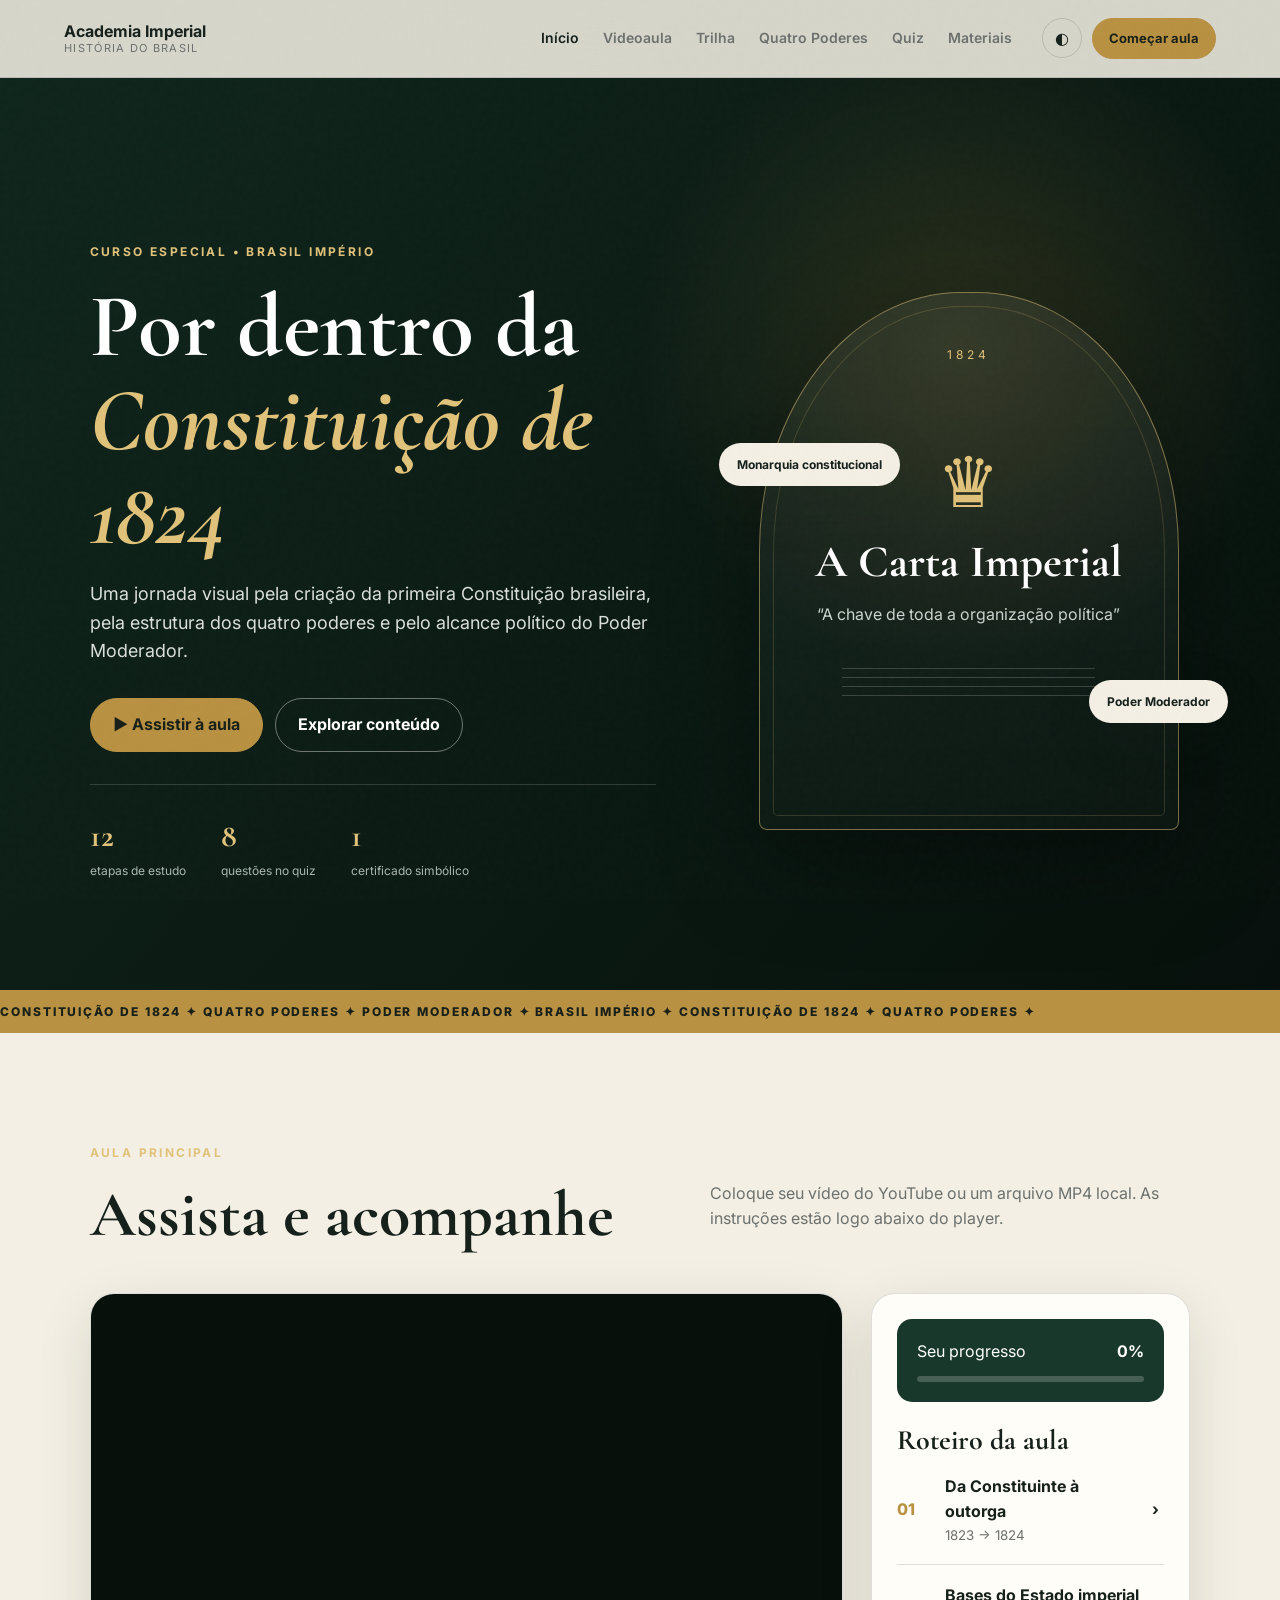
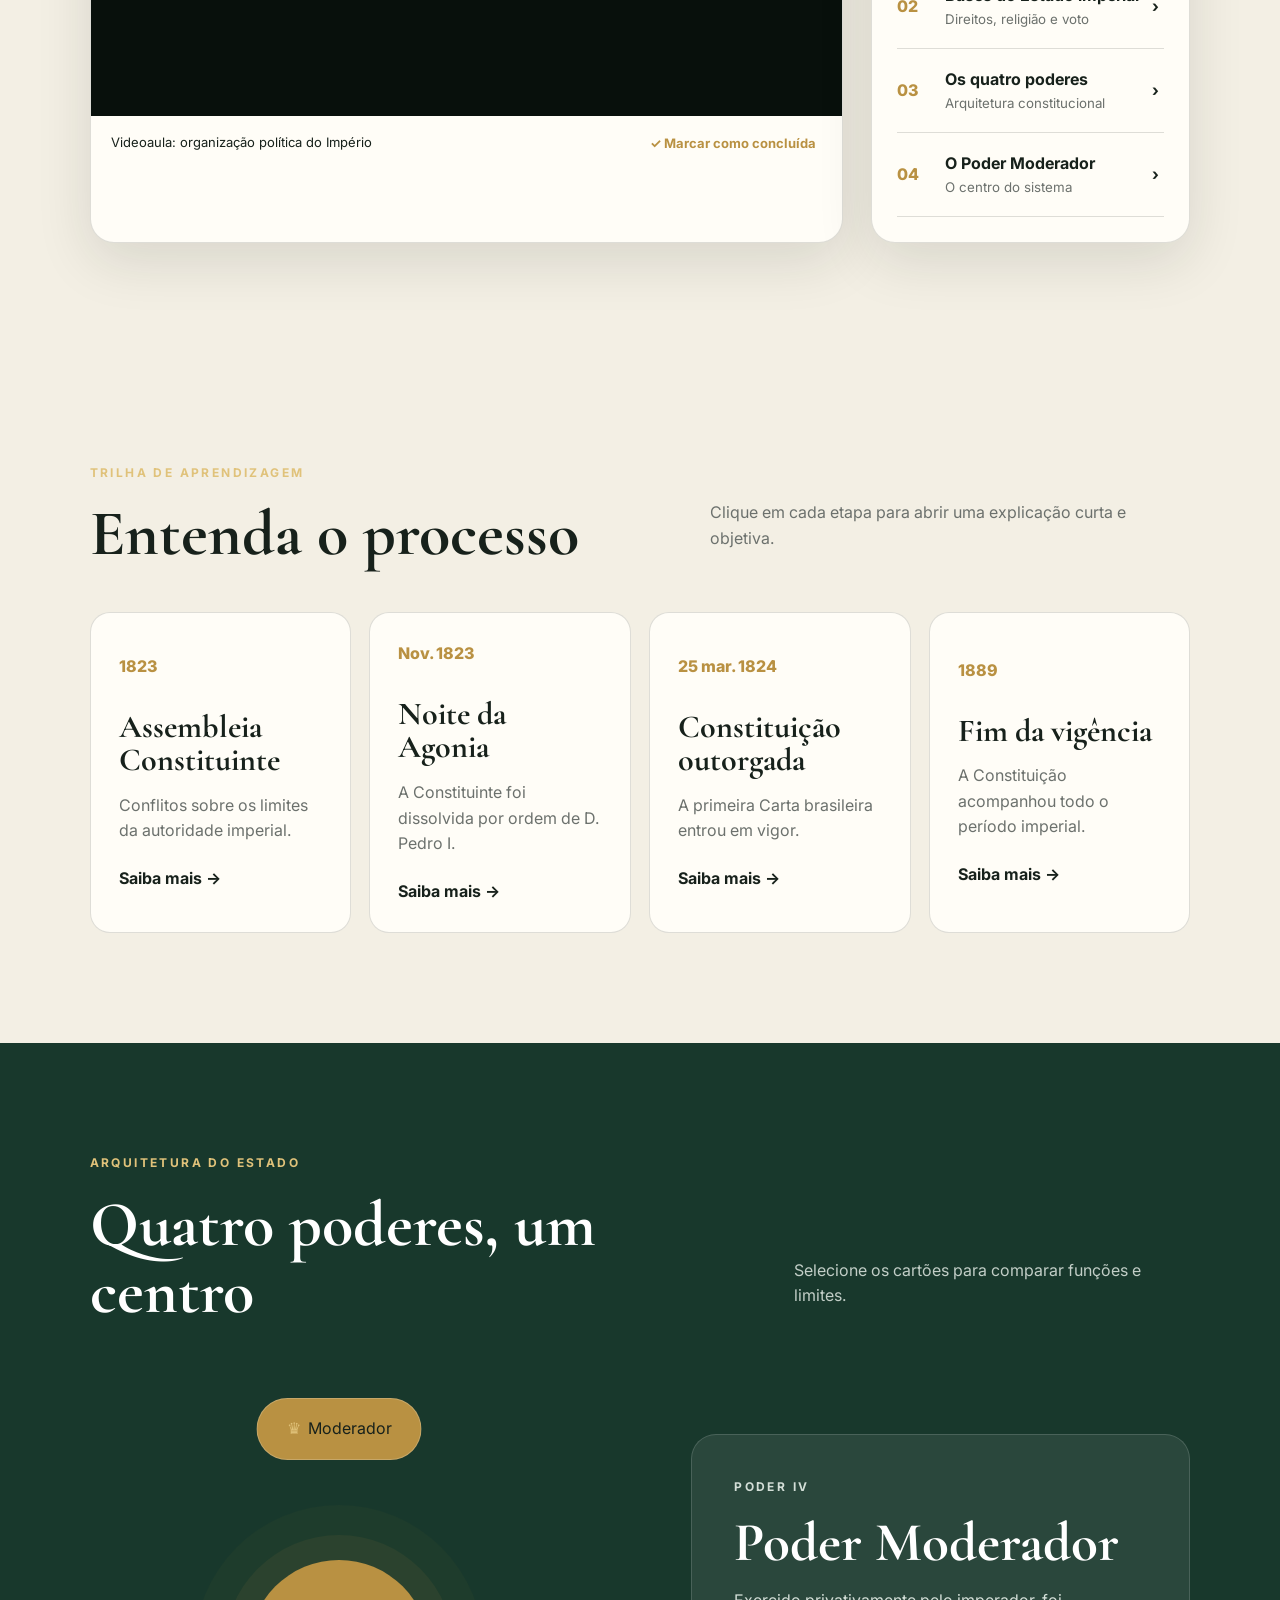
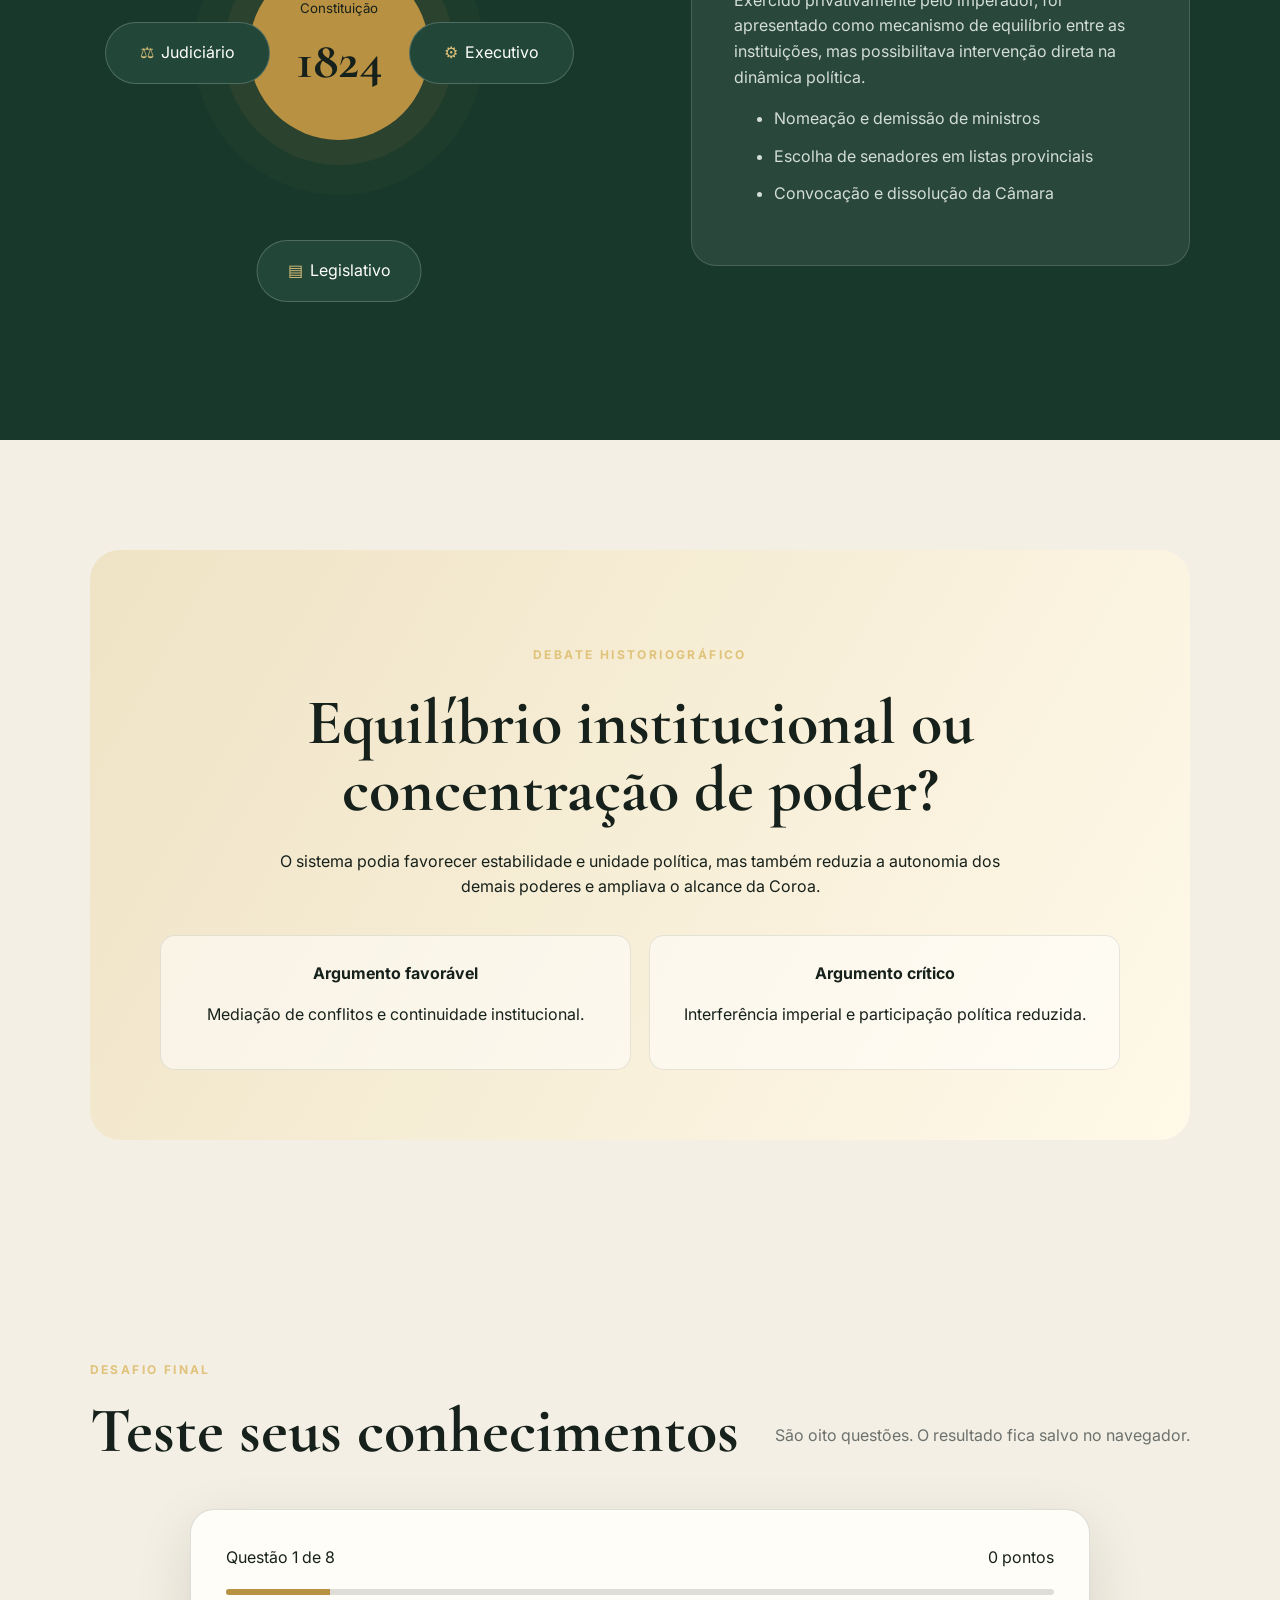
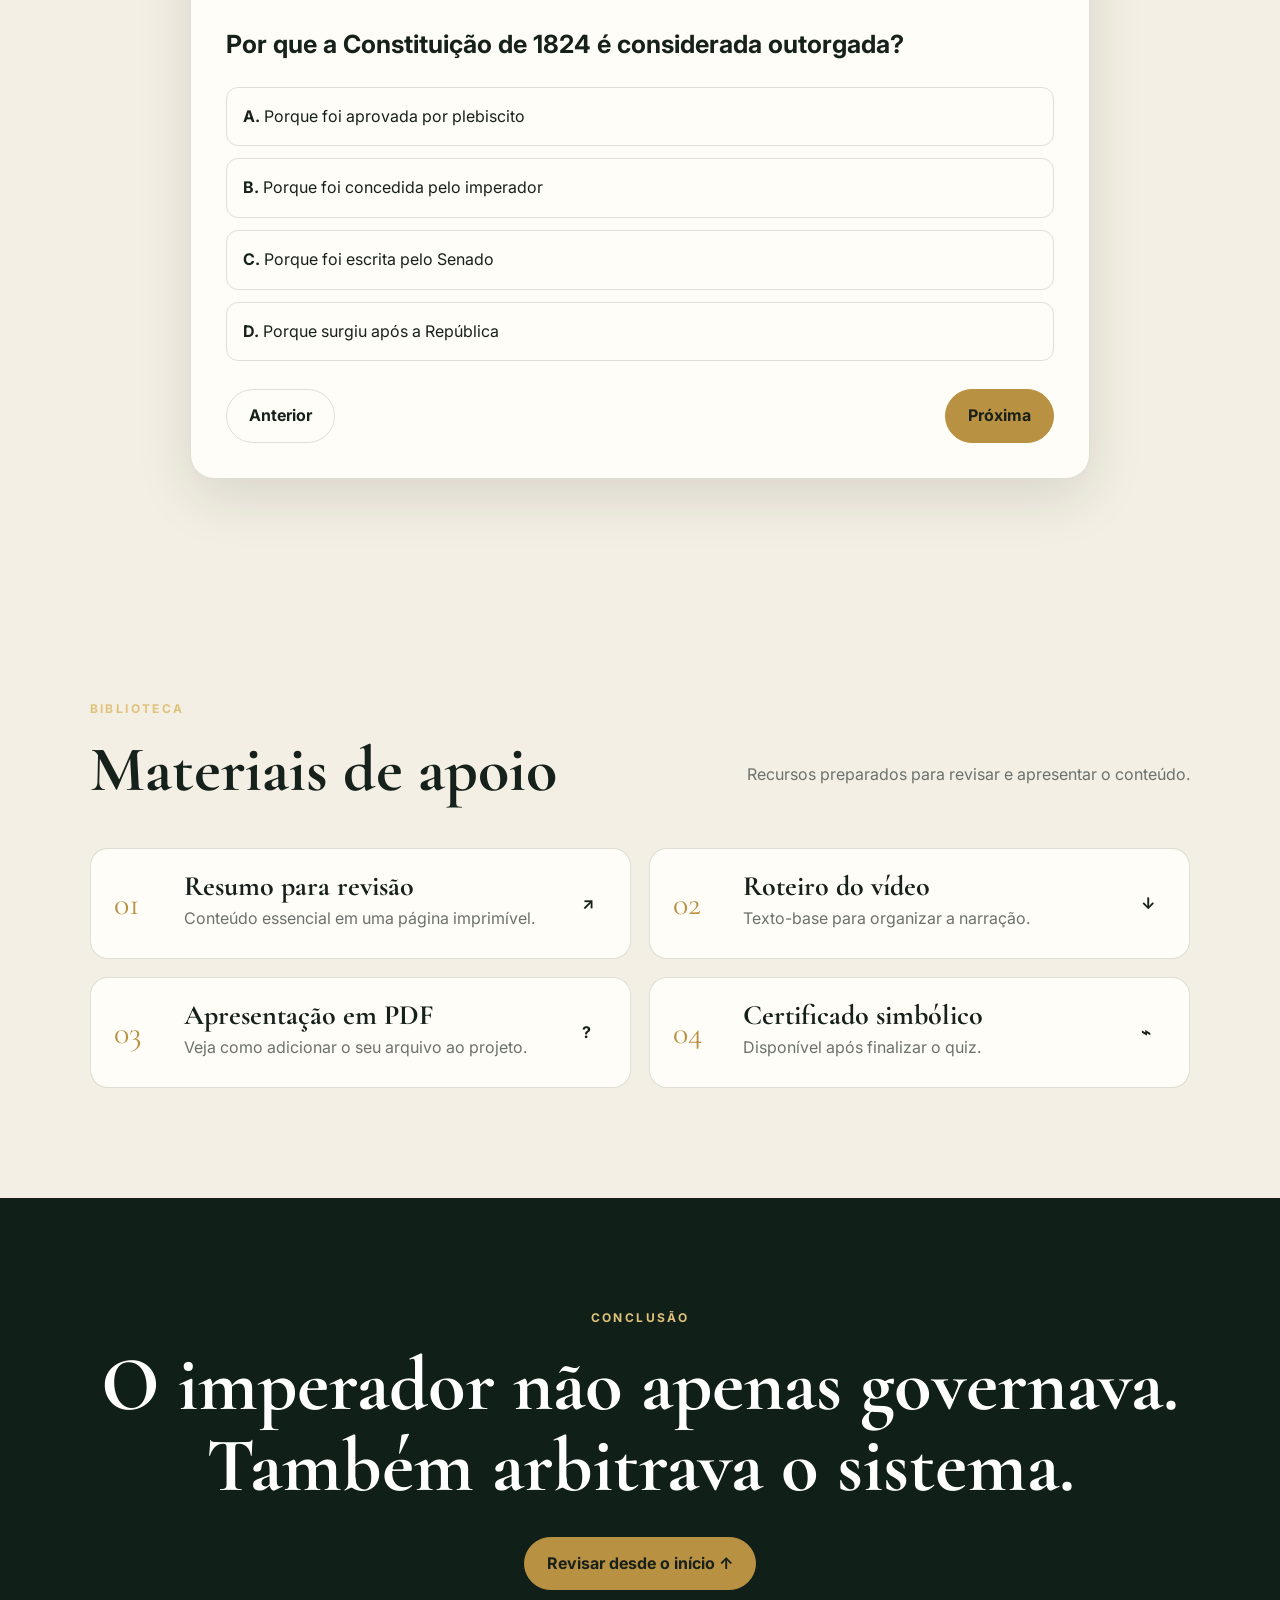
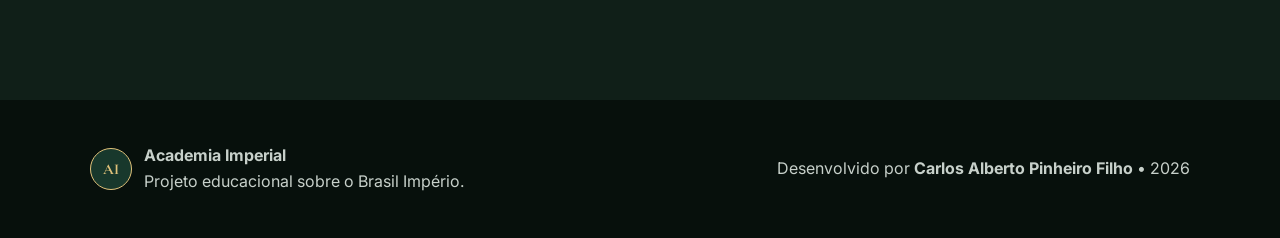
<file: index.html>
<!doctype html>
<html lang="pt-BR">
<head>
  <meta charset="utf-8">
  <meta name="viewport" content="width=device-width, initial-scale=1">
  <meta name="description" content="Plataforma educacional sobre a Constituição de 1824, os Quatro Poderes e o Poder Moderador.">
  <title>Academia Imperial | Brasil Império</title>
  <link rel="preconnect" href="https://fonts.googleapis.com">
  <link rel="preconnect" href="https://fonts.gstatic.com" crossorigin>
  <link href="https://fonts.googleapis.com/css2?family=Cormorant+Garamond:wght@600;700&family=Inter:wght@400;500;600;700&display=swap" rel="stylesheet">
  <link rel="stylesheet" href="assets/css/style.css">
</head>
<body>
  <div class="noise" aria-hidden="true"></div>
  <div id="loader" class="loader"><div class="loader-mark">AI</div><p>Preparando sua aula...</p></div>

  <header class="topbar">
    <a class="brand" href="#inicio" aria-label="Academia Imperial, início">
      <span><strong>Academia Imperial</strong><small>História do Brasil</small></span>
    </a>
    <button id="menuBtn" class="icon-btn menu-btn" aria-label="Abrir menu" aria-expanded="false">☰</button>
    <nav id="nav" class="nav" aria-label="Navegação principal">
      <a class="active" href="#inicio">Início</a>
      <a href="#aula">Videoaula</a>
      <a href="#trilha">Trilha</a>
      <a href="#poderes">Quatro Poderes</a>
      <a href="#quiz">Quiz</a>
      <a href="#materiais">Materiais</a>
    </nav>
    <div class="top-actions">
      <button id="themeBtn" class="icon-btn" aria-label="Alternar tema">◐</button>
      <a class="btn btn-small" href="#aula">Começar aula</a>
    </div>
  </header>

  <main>
    <section id="inicio" class="hero section">
      <div class="hero-ornament ornament-one"></div><div class="hero-ornament ornament-two"></div>
      <div class="hero-copy reveal">
        <p class="eyebrow">Curso especial • Brasil Império</p>
        <h1>Por dentro da <em>Constituição de 1824</em></h1>
        <p class="hero-text">Uma jornada visual pela criação da primeira Constituição brasileira, pela estrutura dos quatro poderes e pelo alcance político do Poder Moderador.</p>
        <div class="hero-actions">
          <a class="btn" href="#aula">▶ Assistir à aula</a>
          <a class="btn btn-ghost" href="#trilha">Explorar conteúdo</a>
        </div>
        <div class="hero-stats">
          <div><strong>12</strong><span>etapas de estudo</span></div>
          <div><strong>8</strong><span>questões no quiz</span></div>
          <div><strong>1</strong><span>certificado simbólico</span></div>
        </div>
      </div>
      <div class="hero-art reveal" aria-label="Composição gráfica inspirada no período imperial">
        <div class="arch-card">
          <span class="arch-year">1824</span>
          <div class="crown">♛</div>
          <h2>A Carta Imperial</h2>
          <p>“A chave de toda a organização política”</p>
          <div class="arch-lines"><i></i><i></i><i></i><i></i></div>
        </div>
        <div class="floating-note note-a">Monarquia constitucional</div>
        <div class="floating-note note-b">Poder Moderador</div>
      </div>
    </section>

    <section class="marquee" aria-label="Principais temas"><div>CONSTITUIÇÃO DE 1824 ✦ QUATRO PODERES ✦ PODER MODERADOR ✦ BRASIL IMPÉRIO ✦ CONSTITUIÇÃO DE 1824 ✦ QUATRO PODERES ✦</div></section>

    <section id="aula" class="section lesson-section">
      <div class="section-heading reveal"><div><p class="eyebrow">Aula principal</p><h2>Assista e acompanhe</h2></div><p>Coloque seu vídeo do YouTube ou um arquivo MP4 local. As instruções estão logo abaixo do player.</p></div>
      <div class="lesson-grid">
        <div class="video-shell reveal">
          <div class="video-frame" id="videoFrame">
            <div id="videoPlaceholder" class="video-placeholder">
              <span class="play-orb">▶</span>
              <h3>Seu vídeo aparecerá aqui</h3>
              <p>Edite o arquivo <code>assets/js/main.js</code> e cole o código do seu vídeo.</p>
              <button class="btn" id="openHelp">Como colocar meu vídeo</button>
            </div>
            <iframe id="youtubePlayer" title="Videoaula Brasil Império" allow="accelerometer; autoplay; clipboard-write; encrypted-media; gyroscope; picture-in-picture" allowfullscreen hidden></iframe>
            <video id="localPlayer" controls hidden><source id="localSource" src="" type="video/mp4"></video>
          </div>
          <div class="video-toolbar"><span>Videoaula: organização política do Império</span><button id="completeLesson" class="text-btn">✓ Marcar como concluída</button></div>
        </div>
        <aside class="course-panel reveal">
          <div class="progress-card">
            <div class="progress-head"><span>Seu progresso</span><strong id="progressText">0%</strong></div>
            <div class="progress-track"><i id="progressBar"></i></div>
          </div>
          <h3>Roteiro da aula</h3>
          <button class="lesson-item" data-topic="origem"><span>01</span><div><strong>Da Constituinte à outorga</strong><small>1823 → 1824</small></div><b>›</b></button>
          <button class="lesson-item" data-topic="bases"><span>02</span><div><strong>Bases do Estado imperial</strong><small>Direitos, religião e voto</small></div><b>›</b></button>
          <button class="lesson-item" data-topic="poderes"><span>03</span><div><strong>Os quatro poderes</strong><small>Arquitetura constitucional</small></div><b>›</b></button>
          <button class="lesson-item" data-topic="moderador"><span>04</span><div><strong>O Poder Moderador</strong><small>O centro do sistema</small></div><b>›</b></button>
        </aside>
      </div>
    </section>

    <section id="trilha" class="section trail-section">
      <div class="section-heading reveal"><div><p class="eyebrow">Trilha de aprendizagem</p><h2>Entenda o processo</h2></div><p>Clique em cada etapa para abrir uma explicação curta e objetiva.</p></div>
      <div class="timeline">
        <button class="timeline-card reveal" data-modal="1823"><span>1823</span><h3>Assembleia Constituinte</h3><p>Conflitos sobre os limites da autoridade imperial.</p><b>Saiba mais →</b></button>
        <button class="timeline-card reveal" data-modal="agonia"><span>Nov. 1823</span><h3>Noite da Agonia</h3><p>A Constituinte foi dissolvida por ordem de D. Pedro I.</p><b>Saiba mais →</b></button>
        <button class="timeline-card reveal" data-modal="1824"><span>25 mar. 1824</span><h3>Constituição outorgada</h3><p>A primeira Carta brasileira entrou em vigor.</p><b>Saiba mais →</b></button>
        <button class="timeline-card reveal" data-modal="1889"><span>1889</span><h3>Fim da vigência</h3><p>A Constituição acompanhou todo o período imperial.</p><b>Saiba mais →</b></button>
      </div>
    </section>

    <section id="poderes" class="section powers-section">
      <div class="section-heading reveal"><div><p class="eyebrow">Arquitetura do Estado</p><h2>Quatro poderes, um centro</h2></div><p>Selecione os cartões para comparar funções e limites.</p></div>
      <div class="power-layout">
        <div class="power-wheel reveal">
          <button class="power-node active" data-power="moderador"><span>♛</span>Moderador</button>
          <button class="power-node" data-power="executivo"><span>⚙</span>Executivo</button>
          <button class="power-node" data-power="legislativo"><span>▤</span>Legislativo</button>
          <button class="power-node" data-power="judiciario"><span>⚖</span>Judiciário</button>
          <div class="wheel-center"><small>Constituição</small><strong>1824</strong></div>
        </div>
        <article id="powerDetail" class="power-detail reveal">
          <p class="eyebrow">Poder IV</p><h3>Poder Moderador</h3>
          <p>Exercido privativamente pelo imperador, foi apresentado como mecanismo de equilíbrio entre as instituições, mas possibilitava intervenção direta na dinâmica política.</p>
          <ul><li>Nomeação e demissão de ministros</li><li>Escolha de senadores em listas provinciais</li><li>Convocação e dissolução da Câmara</li></ul>
        </article>
      </div>
    </section>

    <section class="section debate-section">
      <div class="debate-card reveal"><p class="eyebrow">Debate historiográfico</p><h2>Equilíbrio institucional ou concentração de poder?</h2><p>O sistema podia favorecer estabilidade e unidade política, mas também reduzia a autonomia dos demais poderes e ampliava o alcance da Coroa.</p><div class="debate-columns"><div><strong>Argumento favorável</strong><p>Mediação de conflitos e continuidade institucional.</p></div><div><strong>Argumento crítico</strong><p>Interferência imperial e participação política reduzida.</p></div></div></div>
    </section>

    <section id="quiz" class="section quiz-section">
      <div class="section-heading reveal"><div><p class="eyebrow">Desafio final</p><h2>Teste seus conhecimentos</h2></div><p>São oito questões. O resultado fica salvo no navegador.</p></div>
      <div class="quiz-wrap reveal">
        <div class="quiz-top"><span id="questionCount">Questão 1 de 8</span><span id="scoreBadge">0 pontos</span></div>
        <div class="quiz-progress"><i id="quizProgress"></i></div>
        <div id="quizContent"></div>
        <div class="quiz-actions"><button id="prevQuestion" class="btn btn-ghost-dark">Anterior</button><button id="nextQuestion" class="btn">Próxima</button></div>
      </div>
    </section>

    <section id="materiais" class="section materials-section">
      <div class="section-heading reveal"><div><p class="eyebrow">Biblioteca</p><h2>Materiais de apoio</h2></div><p>Recursos preparados para revisar e apresentar o conteúdo.</p></div>
      <div class="materials-grid">
        <a class="material-card reveal" href="materiais/resumo.html" target="_blank"><span>01</span><div><h3>Resumo para revisão</h3><p>Conteúdo essencial em uma página imprimível.</p></div><b>↗</b></a>
        <a class="material-card reveal" href="materiais/roteiro-video.txt" download><span>02</span><div><h3>Roteiro do vídeo</h3><p>Texto-base para organizar a narração.</p></div><b>↓</b></a>
        <button class="material-card reveal" id="pdfButton"><span>03</span><div><h3>Apresentação em PDF</h3><p>Veja como adicionar o seu arquivo ao projeto.</p></div><b>?</b></button>
        <button class="material-card reveal" id="certificateButton"><span>04</span><div><h3>Certificado simbólico</h3><p>Disponível após finalizar o quiz.</p></div><b>⌁</b></button>
      </div>
    </section>

    <section class="section cta-section reveal"><div><p class="eyebrow">Conclusão</p><h2>O imperador não apenas governava.<br>Também arbitrava o sistema.</h2><a class="btn" href="#inicio">Revisar desde o início ↑</a></div></section>
  </main>

  <footer><div class="footer-brand"><span class="brand-seal">AI</span><div><strong>Academia Imperial</strong><p>Projeto educacional sobre o Brasil Império.</p></div></div><p>Desenvolvido por <strong>Carlos Alberto Pinheiro Filho</strong> • 2026</p></footer>

  <dialog id="infoModal" class="modal"><button class="modal-close" aria-label="Fechar">×</button><p id="modalEyebrow" class="eyebrow"></p><h2 id="modalTitle"></h2><div id="modalBody"></div></dialog>
  <dialog id="certificateModal" class="modal certificate-modal"><button class="modal-close" aria-label="Fechar">×</button><div id="certificate" class="certificate"><p>Academia Imperial</p><h2>Certificado de conclusão</h2><span>Certificamos simbolicamente que</span><input id="studentName" value="Carlos Alberto Pinheiro Filho" aria-label="Nome no certificado"><span>concluiu a trilha sobre Constituição de 1824 e Poder Moderador.</span><strong id="certificateScore"></strong><small>Projeto educacional • 2026</small></div><button id="printCertificate" class="btn">Imprimir / Salvar em PDF</button></dialog>

  <script src="assets/js/main.js"></script>
  <script src="assets/js/quiz.js"></script>
</body></html>
</file>
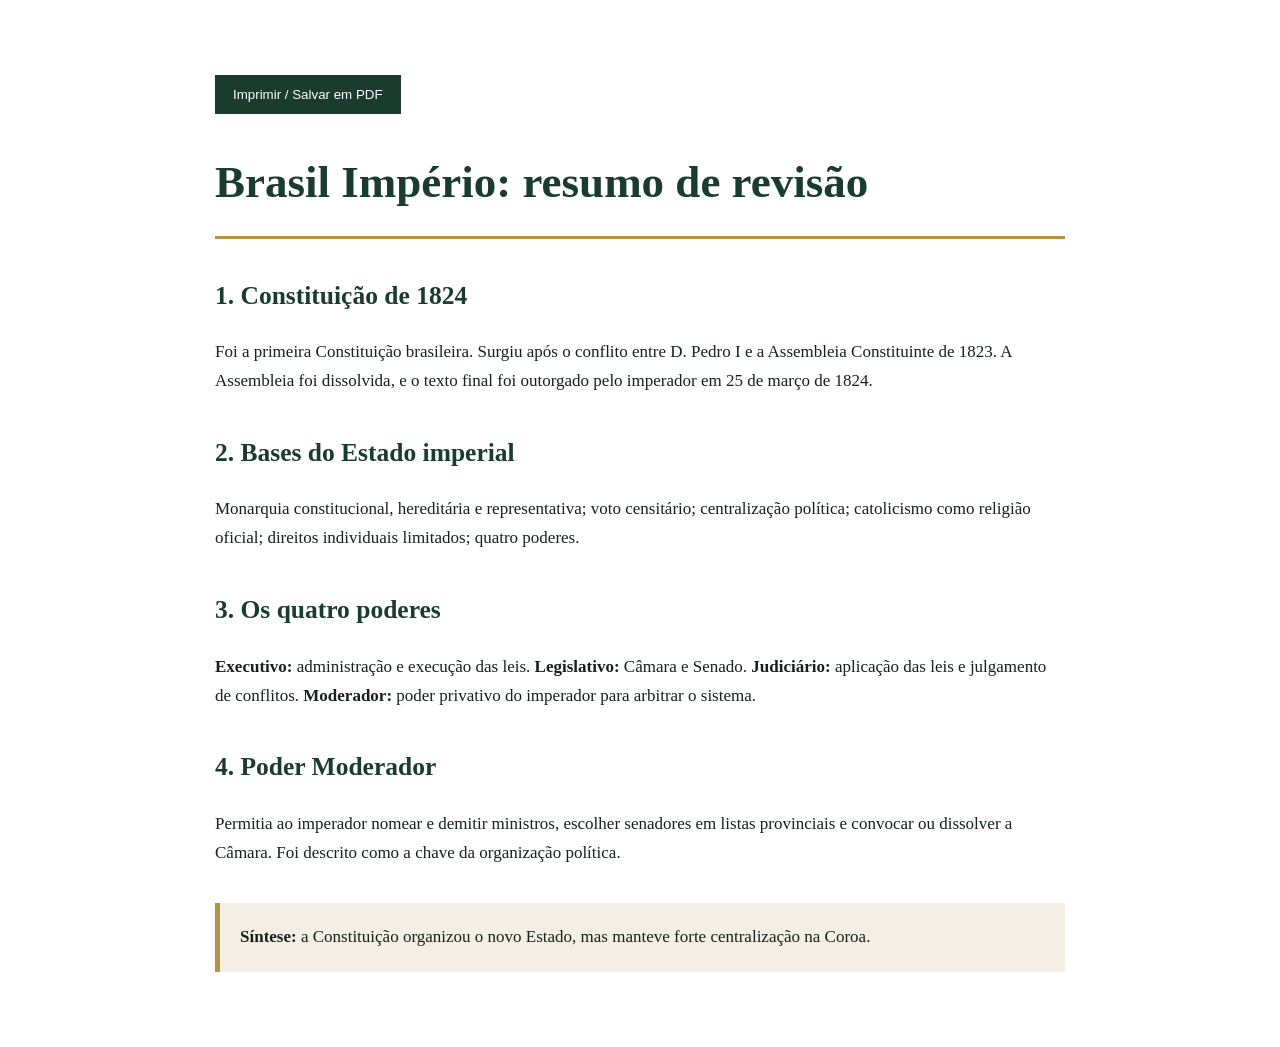
<file: materiais/resumo.html>
<!doctype html><html lang="pt-BR"><head><meta charset="utf-8"><meta name="viewport" content="width=device-width,initial-scale=1"><title>Resumo | Brasil Império</title><style>body{max-width:850px;margin:50px auto;padding:25px;font:17px/1.7 Georgia,serif;color:#17211b}h1,h2{color:#193c2e}h1{font-size:45px;border-bottom:3px solid #b99142;padding-bottom:15px}section{margin:35px 0}.box{background:#f3efe4;border-left:5px solid #b99142;padding:20px}button{padding:12px 18px;border:0;background:#193c2e;color:white;cursor:pointer}@media print{button{display:none}}</style></head><body><button onclick="print()">Imprimir / Salvar em PDF</button><h1>Brasil Império: resumo de revisão</h1><section><h2>1. Constituição de 1824</h2><p>Foi a primeira Constituição brasileira. Surgiu após o conflito entre D. Pedro I e a Assembleia Constituinte de 1823. A Assembleia foi dissolvida, e o texto final foi outorgado pelo imperador em 25 de março de 1824.</p></section><section><h2>2. Bases do Estado imperial</h2><p>Monarquia constitucional, hereditária e representativa; voto censitário; centralização política; catolicismo como religião oficial; direitos individuais limitados; quatro poderes.</p></section><section><h2>3. Os quatro poderes</h2><p><strong>Executivo:</strong> administração e execução das leis. <strong>Legislativo:</strong> Câmara e Senado. <strong>Judiciário:</strong> aplicação das leis e julgamento de conflitos. <strong>Moderador:</strong> poder privativo do imperador para arbitrar o sistema.</p></section><section><h2>4. Poder Moderador</h2><p>Permitia ao imperador nomear e demitir ministros, escolher senadores em listas provinciais e convocar ou dissolver a Câmara. Foi descrito como a chave da organização política.</p></section><div class="box"><strong>Síntese:</strong> a Constituição organizou o novo Estado, mas manteve forte centralização na Coroa.</div></body></html>
</file>
<file: assets/css/style.css>
:root{--ink:#17211b;--paper:#f3efe4;--card:#fffdf7;--gold:#b99142;--gold2:#e0c27a;--green:#18382c;--muted:#6c716d;--line:rgba(23,33,27,.14);--shadow:0 18px 55px rgba(23,33,27,.12)}*{box-sizing:border-box}html{scroll-behavior:smooth}body{margin:0;background:var(--paper);color:var(--ink);font-family:Inter,Arial,sans-serif;line-height:1.6;overflow-x:hidden}body.dark{--ink:#f4f0e6;--paper:#101713;--card:#18211c;--green:#d0b66a;--muted:#aeb6b0;--line:rgba(255,255,255,.12);--shadow:0 18px 55px rgba(0,0,0,.35)}h1,h2,h3{font-family:"Cormorant Garamond",serif;line-height:1.05;margin:0}button,a{font:inherit}.noise{position:fixed;inset:0;pointer-events:none;z-index:999;opacity:.035;background-image:url("data:image/svg+xml,%3Csvg viewBox='0 0 180 180' xmlns='http://www.w3.org/2000/svg'%3E%3Cfilter id='n'%3E%3CfeTurbulence type='fractalNoise' baseFrequency='.9' numOctaves='2' stitchTiles='stitch'/%3E%3C/filter%3E%3Crect width='100%25' height='100%25' filter='url(%23n)' opacity='.5'/%3E%3C/svg%3E")}.loader{position:fixed;inset:0;background:#11251d;color:#fff;z-index:2000;display:grid;place-content:center;text-align:center;transition:.6s}.loader.hide{opacity:0;visibility:hidden}.loader-mark,.brand-seal{display:grid;place-items:center;border:1px solid var(--gold2);color:var(--gold2);font-family:"Cormorant Garamond",serif;font-weight:700}.loader-mark{width:76px;height:76px;border-radius:50%;font-size:28px;margin:auto}.topbar{position:fixed;top:0;left:0;right:0;height:78px;padding:0 5vw;display:flex;align-items:center;gap:30px;z-index:100;background:rgba(243,239,228,.88);backdrop-filter:blur(18px);border-bottom:1px solid var(--line)}body.dark .topbar{background:rgba(16,23,19,.88)}.brand{display:flex;align-items:center;gap:12px;color:var(--ink);text-decoration:none;min-width:max-content}.brand-seal{width:42px;height:42px;border-radius:50%;background:var(--green);font-size:15px}.brand strong,.brand small{display:block;line-height:1.2}.brand small{font-size:11px;color:var(--muted);letter-spacing:.12em;text-transform:uppercase}.nav{display:flex;gap:24px;margin-left:auto}.nav a{color:var(--muted);text-decoration:none;font-size:14px;font-weight:600}.nav a:hover,.nav a.active{color:var(--ink)}.top-actions{display:flex;align-items:center;gap:10px}.icon-btn{border:1px solid var(--line);background:transparent;color:var(--ink);width:40px;height:40px;border-radius:50%;cursor:pointer}.menu-btn{display:none}.btn{display:inline-flex;justify-content:center;align-items:center;gap:8px;border:1px solid var(--gold);background:var(--gold);color:#182019;text-decoration:none;padding:13px 22px;border-radius:999px;font-weight:700;cursor:pointer;transition:.25s}.btn:hover{transform:translateY(-2px);box-shadow:0 10px 25px rgba(185,145,66,.25)}.btn-small{padding:9px 16px;font-size:13px}.btn-ghost{background:transparent;color:#fff;border-color:rgba(255,255,255,.4)}.btn-ghost-dark{background:transparent;color:var(--ink);border-color:var(--line)}.section{padding:110px 7vw}.hero{min-height:100vh;padding-top:140px;display:grid;grid-template-columns:1.05fr .8fr;align-items:center;gap:8vw;color:#fff;background:radial-gradient(circle at 75% 35%,rgba(185,145,66,.18),transparent 28%),linear-gradient(130deg,#10271d,#07100c);position:relative;overflow:hidden}.hero:before{content:"";position:absolute;inset:0;background:linear-gradient(90deg,transparent 49.8%,rgba(255,255,255,.03) 50%,transparent 50.2%),linear-gradient(transparent 49.8%,rgba(255,255,255,.03) 50%,transparent 50.2%);background-size:80px 80px}.hero-copy,.hero-art{position:relative;z-index:2}.eyebrow{text-transform:uppercase;letter-spacing:.2em;font-size:12px;font-weight:700;color:var(--gold2);margin:0 0 18px}.hero h1{font-size:clamp(58px,7vw,105px);max-width:900px}.hero h1 em{color:var(--gold2);font-style:italic}.hero-text{font-size:18px;color:#d9dfdb;max-width:690px}.hero-actions{display:flex;gap:12px;margin:32px 0}.hero-stats{display:flex;gap:35px;border-top:1px solid rgba(255,255,255,.15);padding-top:25px}.hero-stats div{display:flex;flex-direction:column}.hero-stats strong{font-family:"Cormorant Garamond";font-size:32px;color:var(--gold2)}.hero-stats span{font-size:12px;color:#aab7b0}.arch-card{width:min(420px,85vw);aspect-ratio:.78;padding:50px 40px;border:1px solid rgba(224,194,122,.5);border-radius:48% 48% 8px 8px;background:linear-gradient(rgba(255,255,255,.06),rgba(255,255,255,.02));box-shadow:0 30px 100px rgba(0,0,0,.35);text-align:center;display:flex;flex-direction:column;align-items:center;justify-content:center;position:relative}.arch-card:before{content:"";position:absolute;inset:13px;border:1px solid rgba(224,194,122,.18);border-radius:48% 48% 5px 5px}.arch-year{position:absolute;top:52px;letter-spacing:.35em;font-size:12px;color:var(--gold2)}.crown{font-size:70px;color:var(--gold2)}.arch-card h2{font-size:45px}.arch-card p{color:#cbd4ce}.arch-lines{width:75%;display:grid;gap:8px;margin-top:25px}.arch-lines i{height:1px;background:rgba(255,255,255,.18)}.floating-note{position:absolute;background:#f3efe4;color:#17211b;padding:12px 18px;border-radius:999px;font-size:12px;font-weight:700;box-shadow:var(--shadow)}.note-a{left:-40px;top:28%}.note-b{right:-38px;bottom:20%}.marquee{overflow:hidden;background:var(--gold);color:#182019;padding:12px 0;font-weight:800;letter-spacing:.16em;font-size:12px;white-space:nowrap}.marquee div{animation:marquee 24s linear infinite}@keyframes marquee{to{transform:translateX(-50%)}}.section-heading{display:flex;justify-content:space-between;align-items:end;gap:30px;margin-bottom:45px}.section-heading h2{font-size:clamp(44px,5vw,70px)}.section-heading>p{max-width:480px;color:var(--muted)}.lesson-grid{display:grid;grid-template-columns:1.7fr .72fr;gap:28px}.video-shell,.course-panel,.quiz-wrap{background:var(--card);border:1px solid var(--line);border-radius:24px;box-shadow:var(--shadow);overflow:hidden}.video-frame{aspect-ratio:16/9;background:#08100c;display:grid;place-items:center}.video-frame iframe,.video-frame video{width:100%;height:100%;border:0}.video-placeholder{text-align:center;color:#fff;padding:25px}.video-placeholder p{color:#acb6b0}.video-placeholder code{color:var(--gold2)}.play-orb{display:grid;place-items:center;width:75px;height:75px;margin:0 auto 20px;border-radius:50%;background:var(--gold);color:#182019;font-size:25px}.video-toolbar{padding:16px 20px;display:flex;justify-content:space-between;gap:15px;font-size:13px}.text-btn{border:0;background:none;color:var(--gold);font-weight:700;cursor:pointer}.course-panel{padding:25px}.progress-card{padding:20px;background:var(--green);color:#fff;border-radius:15px;margin-bottom:24px}.progress-head{display:flex;justify-content:space-between}.progress-track,.quiz-progress{height:6px;background:rgba(255,255,255,.2);border-radius:10px;overflow:hidden;margin-top:12px}.progress-track i,.quiz-progress i{display:block;height:100%;width:0;background:var(--gold2);transition:.35s}.course-panel h3{font-size:28px}.lesson-item{width:100%;display:grid;grid-template-columns:38px 1fr 12px;align-items:center;text-align:left;gap:10px;border:0;border-bottom:1px solid var(--line);background:transparent;color:var(--ink);padding:18px 0;cursor:pointer}.lesson-item>span{color:var(--gold);font-weight:800}.lesson-item strong,.lesson-item small{display:block}.lesson-item small{color:var(--muted)}.timeline{display:grid;grid-template-columns:repeat(4,1fr);gap:18px}.timeline-card{background:var(--card);color:var(--ink);border:1px solid var(--line);border-radius:20px;padding:28px;text-align:left;cursor:pointer;min-height:260px;transition:.3s}.timeline-card:hover{transform:translateY(-8px);border-color:var(--gold)}.timeline-card span{color:var(--gold);font-weight:800}.timeline-card h3{font-size:32px;margin:30px 0 12px}.timeline-card p{color:var(--muted)}.timeline-card b{display:block;margin-top:22px}.powers-section{background:var(--green);color:#fff}.powers-section .section-heading>p{color:#c2cec7}.power-layout{display:grid;grid-template-columns:1fr 1fr;gap:8vw;align-items:center}.power-wheel{min-height:560px;position:relative;display:grid;place-items:center}.wheel-center{width:180px;height:180px;border-radius:50%;display:grid;place-content:center;text-align:center;background:var(--gold);color:#17211b;box-shadow:0 0 0 25px rgba(185,145,66,.08),0 0 0 55px rgba(185,145,66,.04)}.wheel-center strong{font-family:"Cormorant Garamond";font-size:52px}.power-node{position:absolute;width:165px;padding:17px;border-radius:999px;border:1px solid rgba(255,255,255,.2);background:#224739;color:#fff;cursor:pointer}.power-node span{color:var(--gold2);margin-right:7px}.power-node.active{background:var(--gold);color:#17211b}.power-node:nth-child(1){top:5%;left:50%;transform:translateX(-50%)}.power-node:nth-child(2){right:3%;top:45%}.power-node:nth-child(3){bottom:5%;left:50%;transform:translateX(-50%)}.power-node:nth-child(4){left:3%;top:45%}.power-detail{padding:42px;background:rgba(255,255,255,.08);border:1px solid rgba(255,255,255,.15);border-radius:25px}.power-detail h3{font-size:55px}.power-detail p,.power-detail li{color:#d3ded7}.power-detail li{margin:12px 0}.debate-card{padding:70px;border-radius:30px;background:linear-gradient(120deg,#efe3c5,#fff9e9);color:#17211b;text-align:center}.debate-card h2{font-size:clamp(40px,5vw,70px);max-width:900px;margin:auto}.debate-card>p{max-width:760px;margin:25px auto}.debate-columns{display:grid;grid-template-columns:1fr 1fr;gap:18px;margin-top:35px}.debate-columns div{background:rgba(255,255,255,.5);padding:25px;border:1px solid rgba(23,33,27,.1);border-radius:15px}.quiz-wrap{max-width:900px;margin:auto;padding:35px}.quiz-top{display:flex;justify-content:space-between}.quiz-progress{background:var(--line);margin:18px 0 32px}.quiz-progress i{background:var(--gold)}.question h3{font-family:Inter,sans-serif;font-size:25px;line-height:1.4}.options{display:grid;gap:12px;margin-top:25px}.option{border:1px solid var(--line);background:transparent;color:var(--ink);padding:16px;text-align:left;border-radius:12px;cursor:pointer}.option:hover,.option.selected{border-color:var(--gold);background:rgba(185,145,66,.12)}.quiz-actions{display:flex;justify-content:space-between;margin-top:28px}.quiz-result{text-align:center;padding:20px}.quiz-result strong{font-family:"Cormorant Garamond";font-size:70px;color:var(--gold)}.materials-grid{display:grid;grid-template-columns:1fr 1fr;gap:18px}.material-card{display:grid;grid-template-columns:55px 1fr 25px;gap:15px;align-items:center;background:var(--card);color:var(--ink);border:1px solid var(--line);border-radius:18px;padding:23px;text-align:left;text-decoration:none;cursor:pointer}.material-card:hover{border-color:var(--gold);transform:translateY(-3px)}.material-card>span{font-family:"Cormorant Garamond";font-size:32px;color:var(--gold)}.material-card h3{font-size:28px}.material-card p{margin:4px 0;color:var(--muted)}.cta-section{text-align:center;background:#101f18;color:#fff}.cta-section h2{font-size:clamp(45px,6vw,85px);margin-bottom:30px}footer{display:flex;justify-content:space-between;align-items:center;gap:20px;padding:40px 7vw;background:#07100c;color:#c7d0ca}.footer-brand{display:flex;align-items:center;gap:12px}.footer-brand p{margin:0}.modal{width:min(680px,90vw);border:0;border-radius:24px;padding:42px;background:var(--card);color:var(--ink);box-shadow:0 30px 120px #0008}.modal::backdrop{background:#07100cbb;backdrop-filter:blur(4px)}.modal-close{position:absolute;right:18px;top:14px;border:0;background:none;color:var(--ink);font-size:30px;cursor:pointer}.modal h2{font-size:50px}.certificate-modal{width:min(850px,94vw);text-align:center}.certificate{padding:50px 30px;border:8px double var(--gold);background:#fff9e8;color:#17211b}.certificate h2{font-size:58px}.certificate span{display:block;margin:14px}.certificate input{width:100%;border:0;border-bottom:1px solid #17211b;background:transparent;text-align:center;font-family:"Cormorant Garamond";font-size:38px;font-weight:700}.certificate strong{display:block;margin:20px}.certificate-modal>.btn{margin-top:20px}.reveal{opacity:0;transform:translateY(30px);transition:.75s}.reveal.show{opacity:1;transform:none}@media(max-width:1050px){.nav{position:fixed;top:78px;left:0;right:0;background:var(--card);padding:20px;display:none;flex-direction:column}.nav.open{display:flex}.menu-btn{display:block;margin-left:auto}.top-actions .btn{display:none}.hero{grid-template-columns:1fr;text-align:center}.hero-copy{display:grid;justify-items:center}.hero-stats{justify-content:center}.hero-art{display:grid;place-items:center}.lesson-grid,.power-layout{grid-template-columns:1fr}.timeline{grid-template-columns:1fr 1fr}}@media(max-width:700px){.section{padding:85px 20px}.topbar{padding:0 18px}.brand small,.top-actions{display:none}.hero{padding-top:120px}.hero h1{font-size:54px}.hero-actions,.hero-stats{flex-direction:column}.note-a,.note-b{display:none}.section-heading{display:block}.lesson-grid{display:block}.course-panel{margin-top:20px}.timeline,.materials-grid,.debate-columns{grid-template-columns:1fr}.power-wheel{min-height:480px}.power-node{width:140px;font-size:12px}.power-node:nth-child(2){right:-5%}.power-node:nth-child(4){left:-5%}.video-toolbar,footer{flex-direction:column;text-align:center}.quiz-wrap{padding:22px}.modal h2{font-size:38px}}@media print{body>*{display:none!important}.certificate-modal[open],.certificate-modal[open] .certificate{display:block!important}.certificate-modal{position:static;width:100%;box-shadow:none}.certificate-modal>.btn,.modal-close{display:none!important}}
</file>
